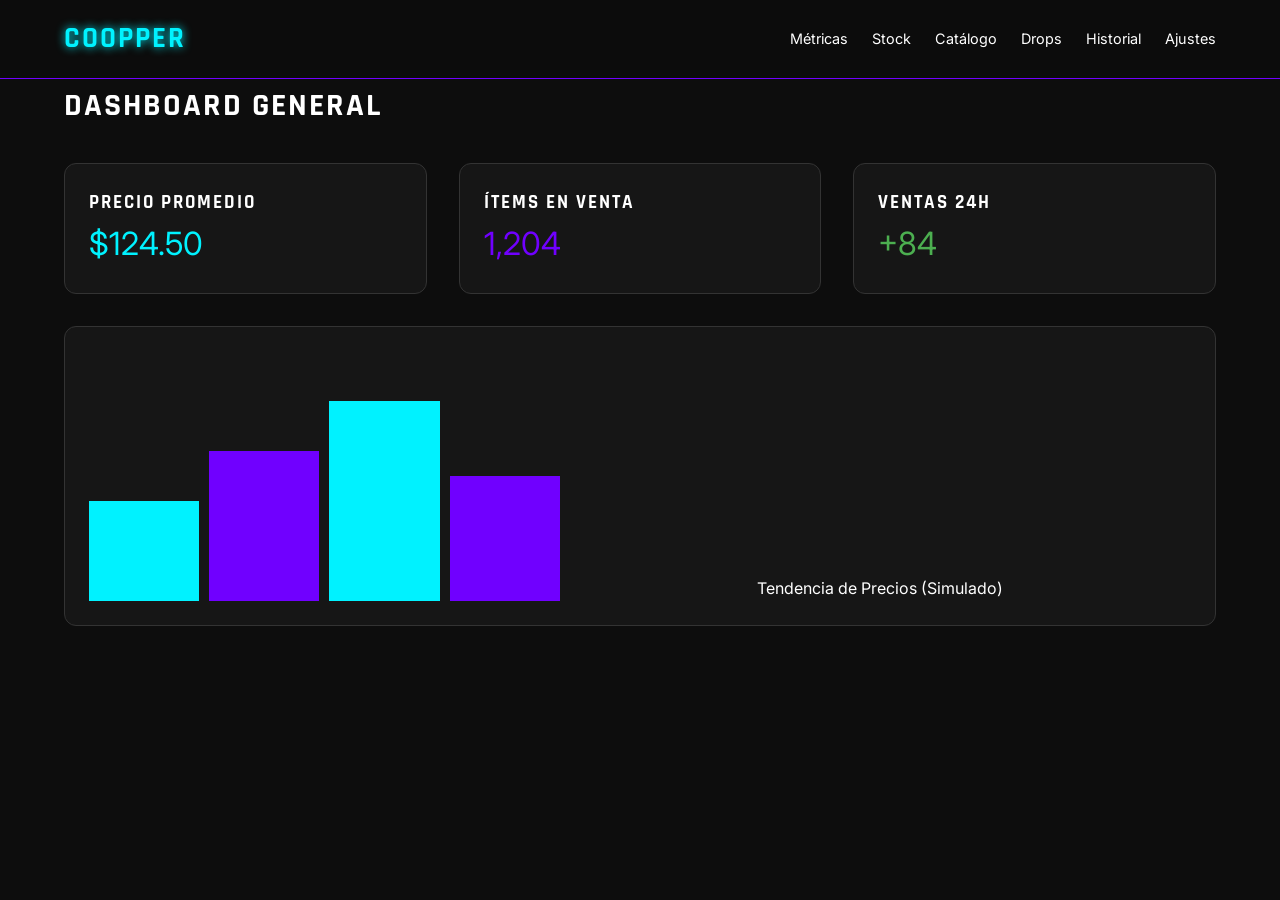
<file: index.html>
<!DOCTYPE html>
<html lang="es">
<head>
    <link rel="stylesheet" href="styles.css">
    <title>Dashboard - Coopper</title>
</head>
<body>
    <nav class="navbar">
        <a href="index.html" class="nav-logo">COOPPER</a>
        <ul class="nav-links">
            <li><a href="index.html">Métricas</a></li>
            <li><a href="stock.html">Stock</a></li>
            <li><a href="catalog.html">Catálogo</a></li>
            <li><a href="calendar.html">Drops</a></li>
            <li><a href="history.html">Historial</a></li>
            <li><a href="profile.html">Ajustes</a></li>
        </ul>
    </nav>

    <main class="container">
        <h1>Dashboard General</h1>
        <div class="grid-3" style="margin-top: 2rem;">
            <div class="card"><h3>Precio Promedio</h3><p style="font-size: 2rem; color: var(--accent-cyan);">$124.50</p></div>
            <div class="card"><h3>Ítems en Venta</h3><p style="font-size: 2rem; color: var(--accent-purple);">1,204</p></div>
            <div class="card"><h3>Ventas 24h</h3><p style="font-size: 2rem; color: #4caf50;">+84</p></div>
        </div>

        <div class="card" style="margin-top: 2rem; height: 300px; display: flex; align-items: flex-end; gap: 10px;">
            <!-- Placeholder Gráfico -->
            <div style="background: var(--accent-cyan); width: 10%; height: 40%;"></div>
            <div style="background: var(--accent-purple); width: 10%; height: 60%;"></div>
            <div style="background: var(--accent-cyan); width: 10%; height: 80%;"></div>
            <div style="background: var(--accent-purple); width: 10%; height: 50%;"></div>
            <div style="flex-grow: 1; text-align: center;">Tendencia de Precios (Simulado)</div>
        </div>
    </main>
</body>
</html>
</file>
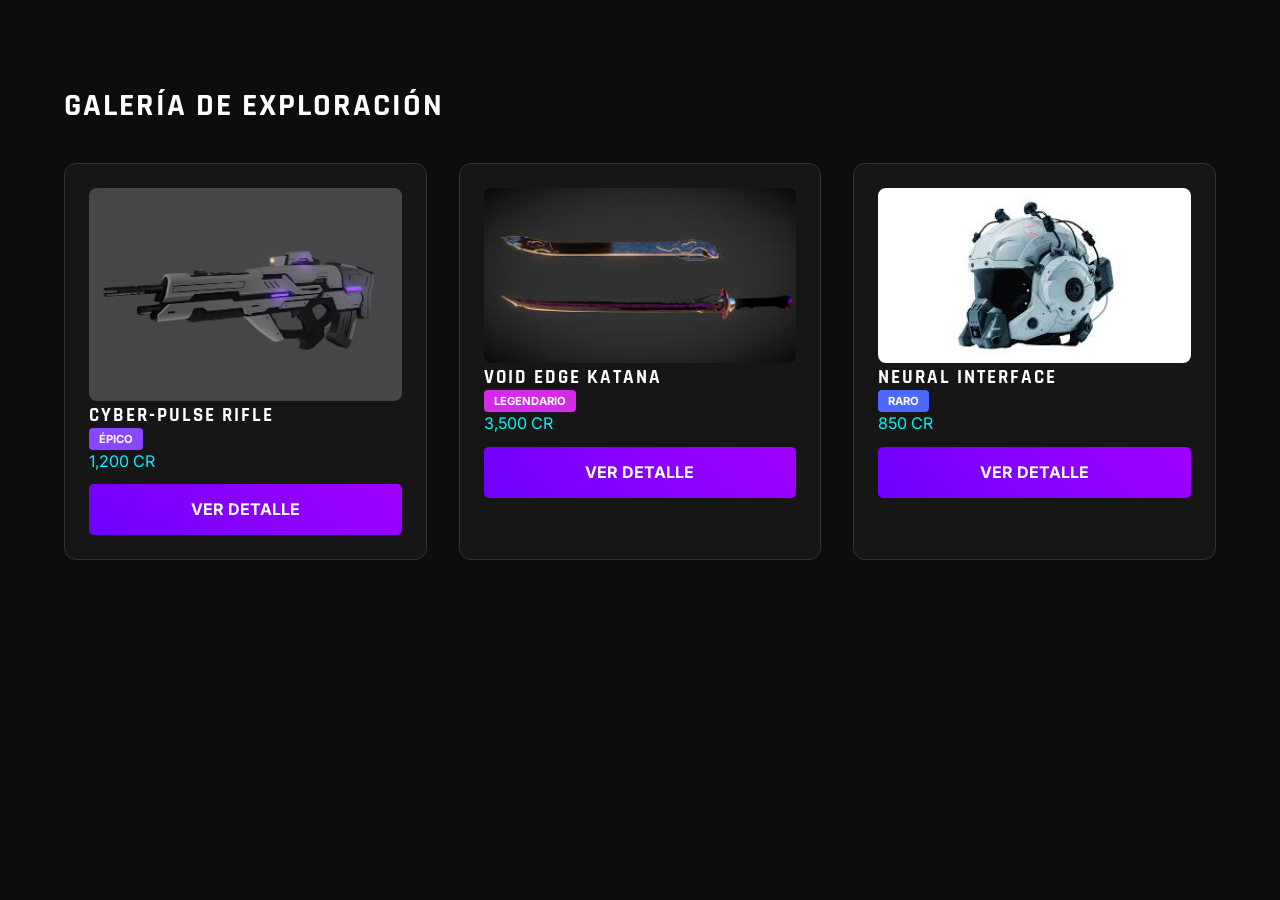
<file: catalog.html>
<html lang="es">
<head>
    <meta charset="UTF-8">
    <title>Detalle de Ítem - Coopper</title>
    <link rel="stylesheet" href="styles.css">
</head>
<main class="container">
    <h1>Galería de Exploración</h1>
    <div class="grid-3" style="margin-top: 2rem;">
        
        <!-- Item 1 -->
        <div class="card">
            <img src="pulserife.png" style="width:100%; border-radius:8px;">
            <h3>Cyber-Pulse Rifle</h3>
            <span class="badge epic">Épico</span>
            <p style="color: var(--accent-cyan);">1,200 CR</p>
            <!-- Link con ID 1 -->
            <a href="detail.html?id=1" class="btn" style="display:block; text-align:center; text-decoration:none; margin-top:10px;">Ver Detalle</a>
        </div>

        <!-- Item 2 -->
        <div class="card">
            <img src="katana.png" style="width:100%; border-radius:8px;">
            <h3>Void Edge Katana</h3>
            <span class="badge legendary">Legendario</span>
            <p style="color: var(--accent-cyan);">3,500 CR</p>
            <!-- Link con ID 2 -->
            <a href="detail.html?id=2" class="btn" style="display:block; text-align:center; text-decoration:none; margin-top:10px;">Ver Detalle</a>
        </div>

        <!-- Item 3 -->
        <div class="card">
            <img src="casco.png" style="width:100%; border-radius:8px;">
            <h3>Neural Interface</h3>
            <span class="badge rare">Raro</span>
            <p style="color: var(--accent-cyan);">850 CR</p>
            <!-- Link con ID 3 -->
            <a href="detail.html?id=3" class="btn" style="display:block; text-align:center; text-decoration:none; margin-top:10px;">Ver Detalle</a>
        </div>

    </div>
</main>
</file>
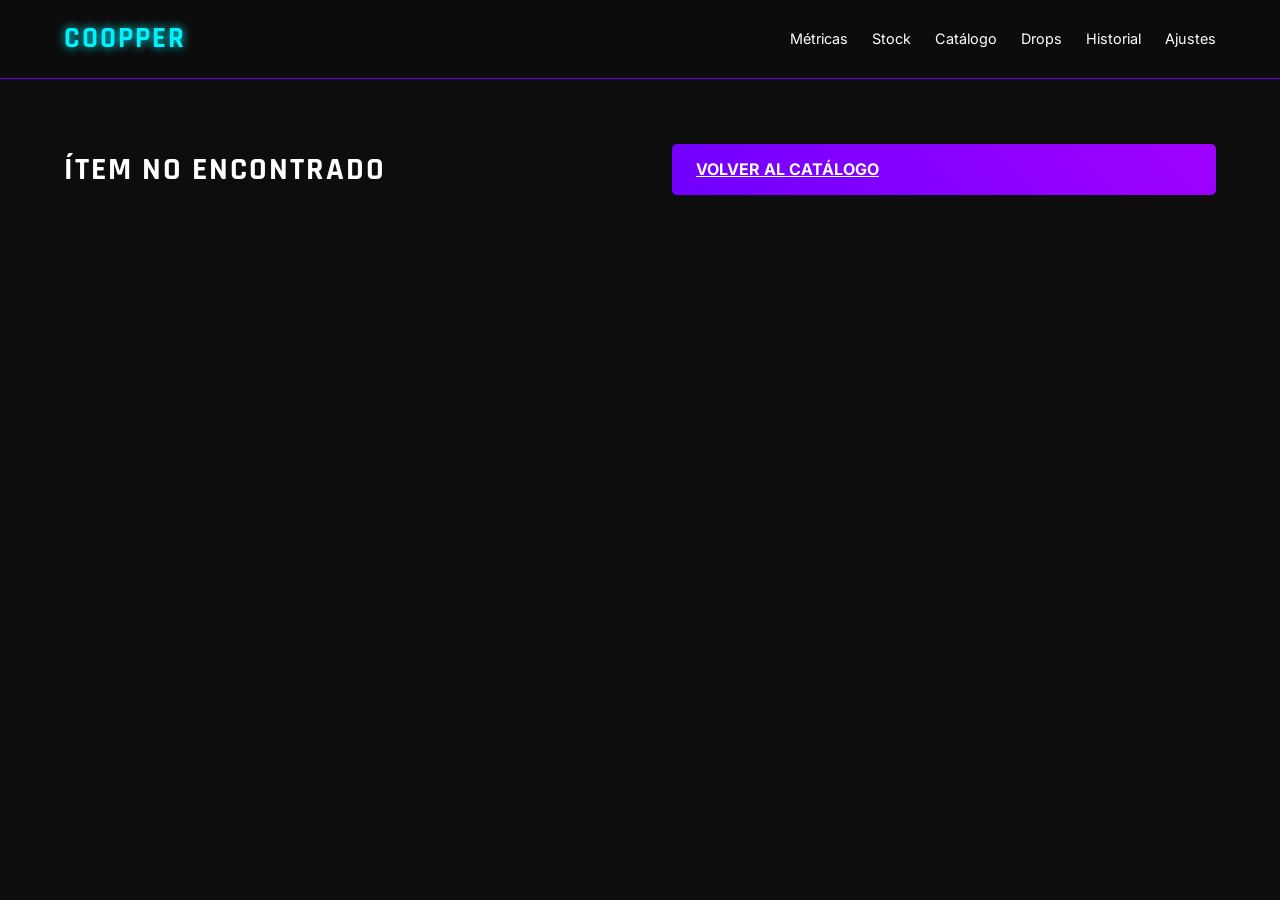
<file: detail.html>
<!DOCTYPE html>
<html lang="es">
<head>
    <meta charset="UTF-8">
    <title>Detalle de Ítem - Coopper</title>
    <link rel="stylesheet" href="styles.css">
</head>
<body>
    <nav class="navbar">
        <a href="index.html" class="nav-logo">COOPPER</a>
        <ul class="nav-links">
            <li><a href="index.html">Métricas</a></li>
            <li><a href="stock.html">Stock</a></li>
            <li><a href="catalog.html">Catálogo</a></li>
            <li><a href="calendar.html">Drops</a></li>
            <li><a href="history.html">Historial</a></li>
            <li><a href="profile.html">Ajustes</a></li>
        </ul>
    </nav>

    <main class="container" id="item-content" style="display: grid; grid-template-columns: 1fr 1fr; gap: 4rem; margin-top: 4rem; align-items: center;">
        <!-- Contenido Dinámico -->
        <div style="position: relative;">
            <img id="item-img" src="" style="width: 100%; border-radius: 20px; border: 1px solid var(--accent-purple); box-shadow: 0 0 30px rgba(112, 0, 255, 0.3);">
        </div>

        <div>
            <span id="item-badge" class="badge">Rareza</span>
            <h1 id="item-name" style="font-size: 3.5rem; margin: 1rem 0; color: var(--accent-cyan);">Nombre del Ítem</h1>
            <p id="item-desc" style="color: var(--text-dim); font-size: 1.1rem; margin-bottom: 2rem;">Descripción del ítem...</p>
            
            <div class="card" style="margin-bottom: 2rem;">
                <h2 id="item-price" style="font-size: 2.5rem;">0 CR</h2>
            </div>

            <div style="display: flex; gap: 1rem;">
                <button class="btn" style="flex: 2;">Comprar Ahora</button>
                <button class="btn btn-outline" style="flex: 1;">Favorito</button>
            </div>
        </div>
    </main>

    <script>
        // BASE DE DATOS DE LOS OBJETOS
        const items = {
            "1": {
                name: "Cyber-Pulse Rifle",
                badge: "Épico",
                badgeClass: "epic",
                desc: "Rifle de asalto automático con balas de energía cian. Ideal para combates a media distancia en entornos urbanos.",
                price: "1,200 CR",
                img: "pulserife.png"
            },
            "2": {
                name: "Void Edge Katana",
                badge: "Legendario",
                badgeClass: "legendary",
                desc: "Una hoja que corta el espacio-tiempo. Los enemigos no verán venir el golpe gracias a su recubrimiento de antimateria.",
                price: "3,500 CR",
                img: "katana.png"
            },
            "3": {
                name: "Neural Interface",
                badge: "Raro",
                badgeClass: "rare",
                desc: "Aumenta la velocidad de reacción del usuario en un 15%. Compatible con la mayoría de los sistemas operativos neurales.",
                price: "850 CR",
                img: "casco.png"
            }
        };

        // LÓGICA PARA LEER LA URL
        const urlParams = new URLSearchParams(window.location.search);
        const itemId = urlParams.get('id');

        if (items[itemId]) {
            const data = items[itemId];
            document.getElementById('item-name').innerText = data.name;
            document.getElementById('item-desc').innerText = data.desc;
            document.getElementById('item-price').innerText = data.price;
            document.getElementById('item-img').src = data.img;
            document.getElementById('item-badge').innerText = data.badge;
            document.getElementById('item-badge').className = 'badge ' + data.badgeClass;
            document.title = data.name + " - Coopper";
        } else {
            document.getElementById('item-content').innerHTML = "<h1>Ítem no encontrado</h1><a href='catalog.html' class='btn'>Volver al catálogo</a>";
        }
    </script>
</body>
</html>
</file>
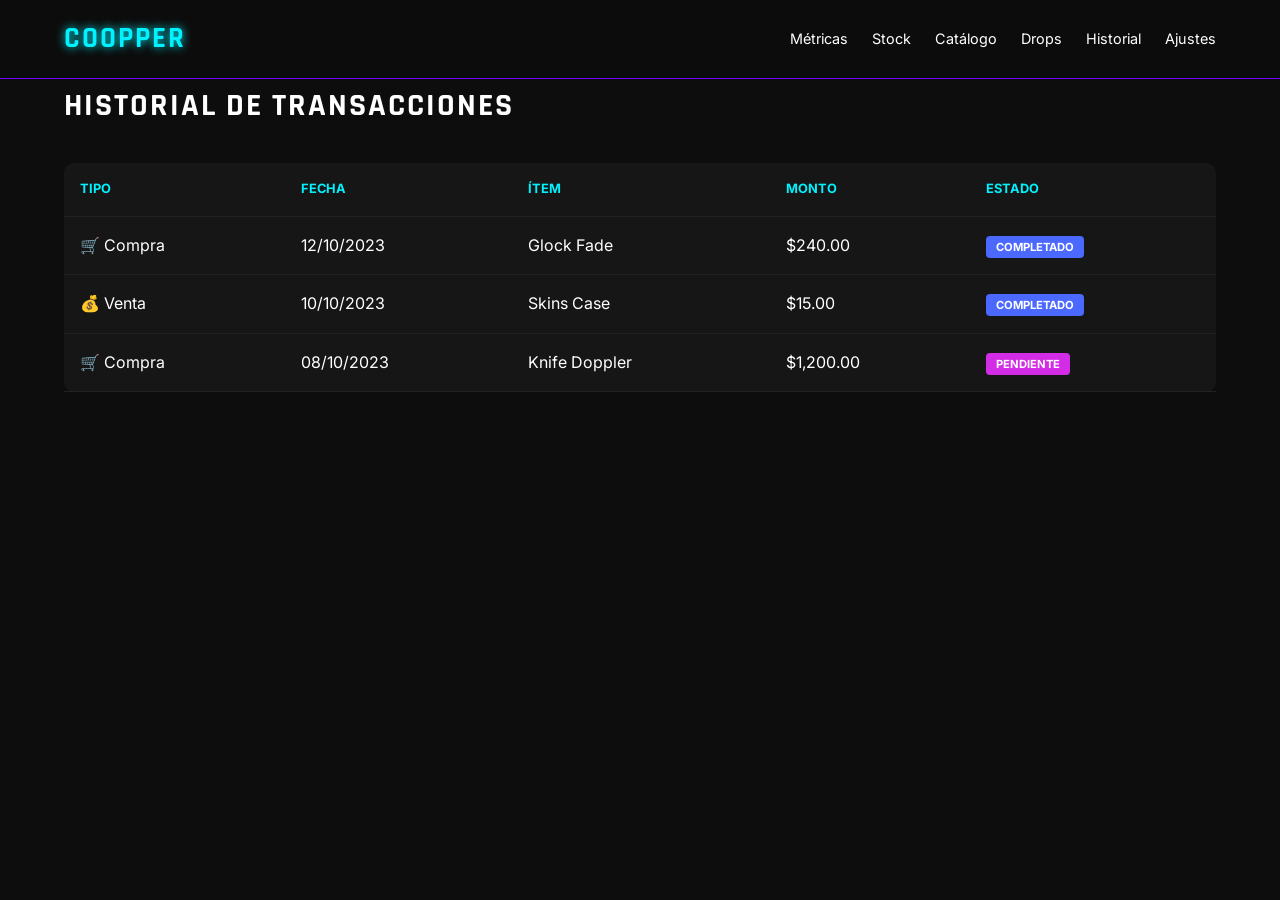
<file: history.html>
<!DOCTYPE html>
<html lang="es">
<head>
    <meta charset="UTF-8">
    <title>Historial - Coopper</title>
    <link rel="stylesheet" href="styles.css">
</head>
<body>
    <nav class="navbar">
        <a href="index.html" class="nav-logo">COOPPER</a>
        <ul class="nav-links">
            <li><a href="index.html">Métricas</a></li>
            <li><a href="stock.html">Stock</a></li>
            <li><a href="catalog.html">Catálogo</a></li>
            <li><a href="calendar.html">Drops</a></li>
            <li><a href="history.html">Historial</a></li>
            <li><a href="profile.html">Ajustes</a></li>
        </ul>
    </nav>

    <main class="container">
        <h1>Historial de Transacciones</h1>
        <div class="table-container">
            <table>
                <thead>
                    <tr>
                        <th>Tipo</th>
                        <th>Fecha</th>
                        <th>Ítem</th>
                        <th>Monto</th>
                        <th>Estado</th>
                    </tr>
                </thead>
                <tbody>
                    <tr><td>🛒 Compra</td><td>12/10/2023</td><td>Glock Fade</td><td>$240.00</td><td><span class="badge rare">Completado</span></td></tr>
                    <tr><td>💰 Venta</td><td>10/10/2023</td><td>Skins Case</td><td>$15.00</td><td><span class="badge rare">Completado</span></td></tr>
                    <tr><td>🛒 Compra</td><td>08/10/2023</td><td>Knife Doppler</td><td>$1,200.00</td><td><span class="badge legendary">Pendiente</span></td></tr>
                </tbody>
            </table>
        </div>
    </main>
</body>
</html>
</file>
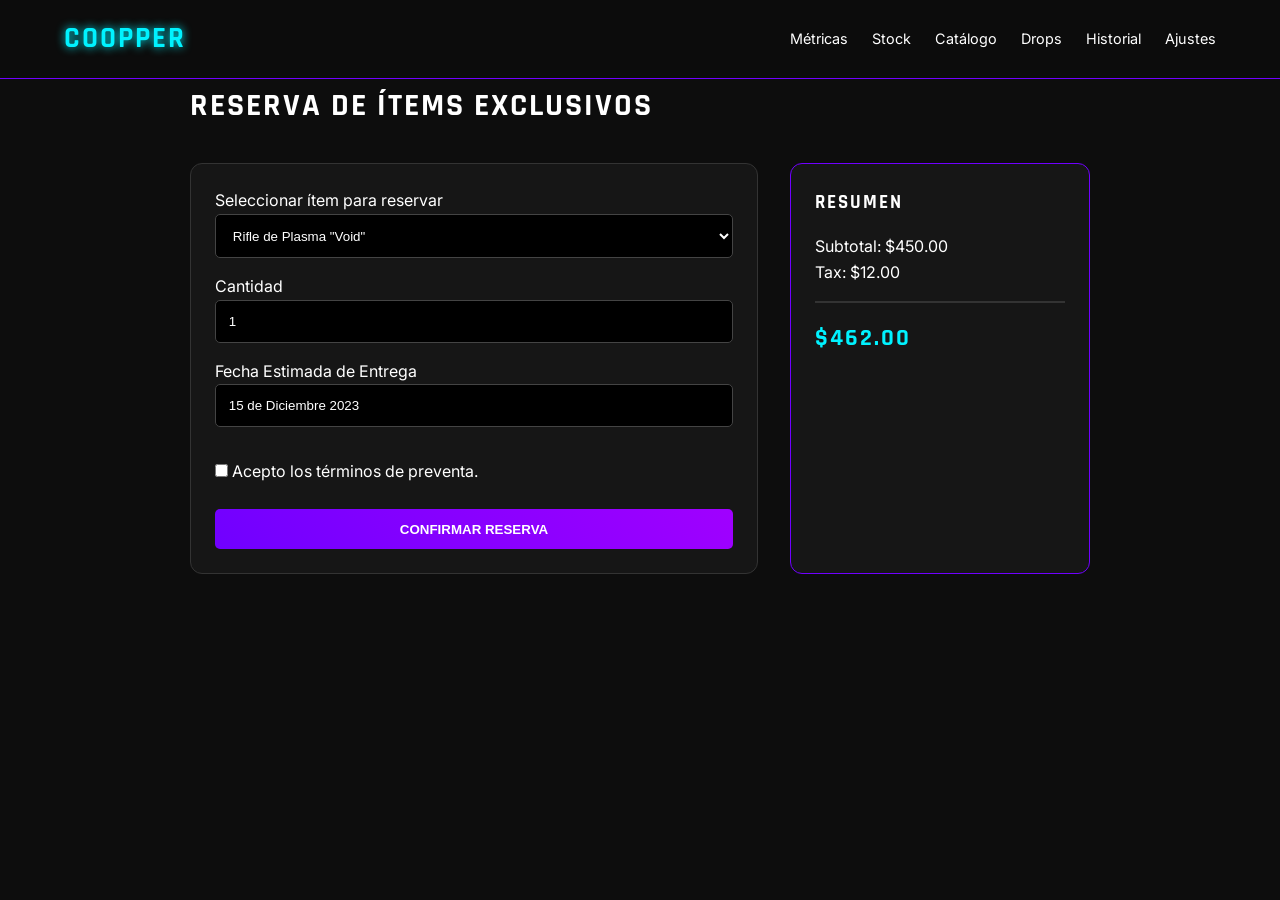
<file: preorder.html>
<!DOCTYPE html>
<html lang="es">
<head>
    <meta charset="UTF-8">
    <title>Reserva - Coopper</title>
    <link rel="stylesheet" href="styles.css">
</head>
<body>
    <nav class="navbar">
        <a href="index.html" class="nav-logo">COOPPER</a>
        <ul class="nav-links">
            <li><a href="index.html">Métricas</a></li>
            <li><a href="stock.html">Stock</a></li>
            <li><a href="catalog.html">Catálogo</a></li>
            <li><a href="calendar.html">Drops</a></li>
            <li><a href="history.html">Historial</a></li>
            <li><a href="profile.html">Ajustes</a></li>
        </ul>
    </nav>

    <main class="container" style="max-width: 900px;">
        <h1>Reserva de Ítems Exclusivos</h1>
        <div style="display: grid; grid-template-columns: 1fr 300px; gap: 2rem; margin-top: 2rem;">
            <div class="card">
                <form>
                    <label>Seleccionar ítem para reservar</label>
                    <select><option>Rifle de Plasma "Void"</option></select>
                    <label>Cantidad</label>
                    <input type="number" min="1" max="5" value="1">
                    <label>Fecha Estimada de Entrega</label>
                    <input type="text" value="15 de Diciembre 2023" disabled>
                    <div style="margin: 1rem 0;">
                        <input type="checkbox" style="width: auto;"> Acepto los términos de preventa.
                    </div>
                    <button class="btn" style="width: 100%;">Confirmar Reserva</button>
                </form>
            </div>
            <div class="card" style="border-color: var(--accent-purple);">
                <h3>Resumen</h3>
                <p style="margin-top: 1rem;">Subtotal: $450.00</p>
                <p>Tax: $12.00</p>
                <hr style="margin: 1rem 0; border: 0.1px solid #333;">
                <h2 style="color: var(--accent-cyan);">$462.00</h2>
            </div>
        </div>
    </main>
</body>
</html>
</file>
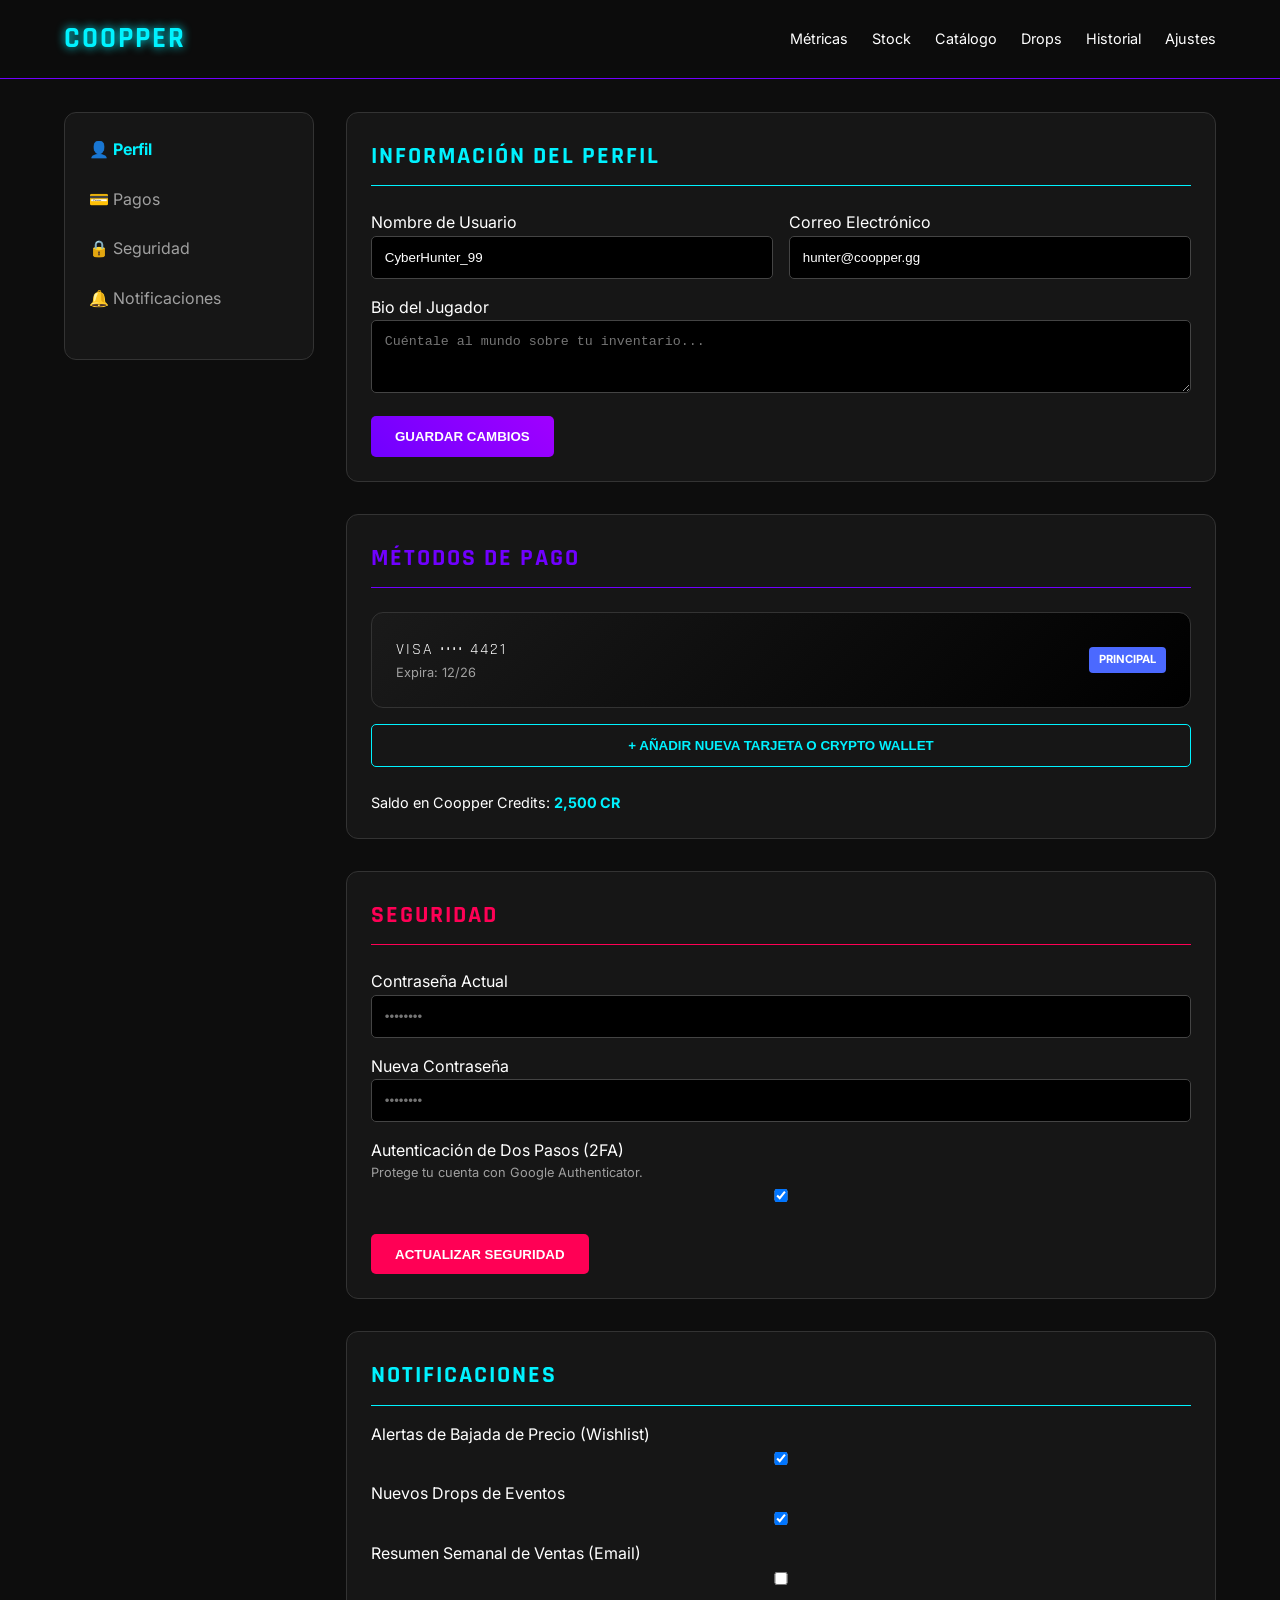
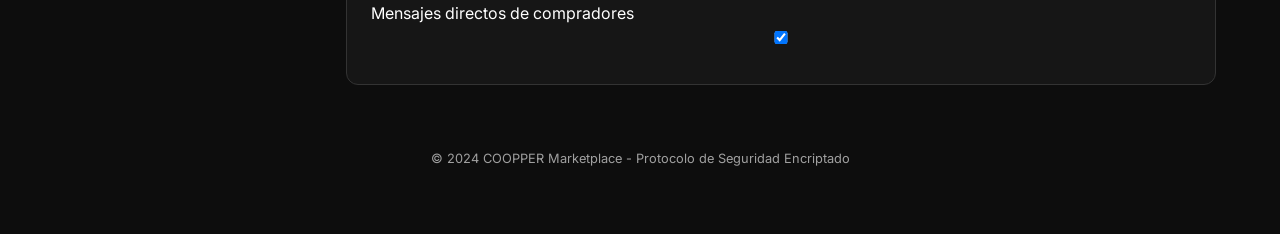
<file: profile.html>
<!DOCTYPE html>
<html lang="es">
<head>
    <meta charset="UTF-8">
    <meta name="viewport" content="width=device-width, initial-scale=1.0">
    <title>Configuración - Coopper</title>
    <link rel="stylesheet" href="styles.css">
</head>
<body>
    <nav class="navbar">
        <a href="index.html" class="nav-logo">COOPPER</a>
        <ul class="nav-links">
            <li><a href="index.html">Métricas</a></li>
            <li><a href="stock.html">Stock</a></li>
            <li><a href="catalog.html">Catálogo</a></li>
            <li><a href="calendar.html">Drops</a></li>
            <li><a href="history.html">Historial</a></li>
            <li><a href="profile.html">Ajustes</a></li>
        </ul>
    </nav>

    <main class="container" style="display: grid; grid-template-columns: 250px 1fr; gap: 2rem; margin-top: 2rem;">
        
        
        <aside>
            <div class="card" style="position: sticky; top: 100px;">
                <ul style="list-style: none; padding: 0;">
                    <li style="margin-bottom: 1.5rem;"><a href="#perfil" style="color: var(--accent-cyan); text-decoration: none; font-weight: bold;">👤 Perfil</a></li>
                    <li style="margin-bottom: 1.5rem;"><a href="#pagos" style="color: var(--text-dim); text-decoration: none;">💳 Pagos</a></li>
                    <li style="margin-bottom: 1.5rem;"><a href="#seguridad" style="color: var(--text-dim); text-decoration: none;">🔒 Seguridad</a></li>
                    <li style="margin-bottom: 1.5rem;"><a href="#notificaciones" style="color: var(--text-dim); text-decoration: none;">🔔 Notificaciones</a></li>
                </ul>
            </div>
        </aside>

        
        <div style="display: flex; flex-direction: column; gap: 2rem;">
            
            
            <section id="perfil" class="card">
                <h2 style="color: var(--accent-cyan); border-bottom: 1px solid var(--accent-cyan); padding-bottom: 10px;">Información del Perfil</h2>
                <form style="margin-top: 1.5rem;">
                    <div style="display: grid; grid-template-columns: 1fr 1fr; gap: 1rem;">
                        <div>
                            <label>Nombre de Usuario</label>
                            <input type="text" value="CyberHunter_99">
                        </div>
                        <div>
                            <label>Correo Electrónico</label>
                            <input type="email" value="hunter@coopper.gg">
                        </div>
                    </div>
                    <label>Bio del Jugador</label>
                    <textarea rows="3" placeholder="Cuéntale al mundo sobre tu inventario..."></textarea>
                    <button class="btn">Guardar Cambios</button>
                </form>
            </section>

            
            <section id="pagos" class="card">
                <h2 style="color: var(--accent-purple); border-bottom: 1px solid var(--accent-purple); padding-bottom: 10px;">Métodos de Pago</h2>
                <div style="margin-top: 1.5rem;">
                    <div class="card" style="background: linear-gradient(135deg, #1a1a1a, #000); border: 1px solid #333; margin-bottom: 1rem; display: flex; justify-content: space-between; align-items: center;">
                        <div>
                            <p style="font-family: 'Rajdhani'; letter-spacing: 2px;">VISA •••• 4421</p>
                            <p style="font-size: 0.8rem; color: var(--text-dim);">Expira: 12/26</p>
                        </div>
                        <span class="badge rare">Principal</span>
                    </div>
                    <button class="btn btn-outline" style="width: 100%;">+ Añadir nueva tarjeta o Crypto Wallet</button>
                    <div style="margin-top: 1.5rem;">
                        <p style="font-size: 0.9rem;">Saldo en Coopper Credits: <strong style="color: var(--accent-cyan);">2,500 CR</strong></p>
                    </div>
                </div>
            </section>

            
            <section id="seguridad" class="card">
                <h2 style="color: #ff0055; border-bottom: 1px solid #ff0055; padding-bottom: 10px;">Seguridad</h2>
                <form style="margin-top: 1.5rem;">
                    <label>Contraseña Actual</label>
                    <input type="password" placeholder="••••••••">
                    <label>Nueva Contraseña</label>
                    <input type="password" placeholder="••••••••">
                    
                    <div class="setting-row">
                        <div>
                            <p>Autenticación de Dos Pasos (2FA)</p>
                            <p style="font-size: 0.8rem; color: var(--text-dim);">Protege tu cuenta con Google Authenticator.</p>
                        </div>
                        <label class="switch">
                            <input type="checkbox" checked>
                            <span class="slider"></span>
                        </label>
                    </div>
                    <button class="btn" style="margin-top: 1rem; background: #ff0055;">Actualizar Seguridad</button>
                </form>
            </section>

            
            <section id="notificaciones" class="card">
                <h2 style="color: var(--accent-cyan); border-bottom: 1px solid var(--accent-cyan); padding-bottom: 10px;">Notificaciones</h2>
                <div style="margin-top: 1rem;">
                    <div class="setting-row">
                        <p>Alertas de Bajada de Precio (Wishlist)</p>
                        <label class="switch">
                            <input type="checkbox" checked>
                            <span class="slider"></span>
                        </label>
                    </div>
                    <div class="setting-row">
                        <p>Nuevos Drops de Eventos</p>
                        <label class="switch">
                            <input type="checkbox" checked>
                            <span class="slider"></span>
                        </label>
                    </div>
                    <div class="setting-row">
                        <p>Resumen Semanal de Ventas (Email)</p>
                        <label class="switch">
                            <input type="checkbox">
                            <span class="slider"></span>
                        </label>
                    </div>
                    <div class="setting-row" style="border: none;">
                        <p>Mensajes directos de compradores</p>
                        <label class="switch">
                            <input type="checkbox" checked>
                            <span class="slider"></span>
                        </label>
                    </div>
                </div>
            </section>

        </div>
    </main>

    <footer style="text-align: center; padding: 4rem; color: var(--text-dim); font-size: 0.8rem;">
        &copy; 2024 COOPPER Marketplace - Protocolo de Seguridad Encriptado
    </footer>

</body>
</html>
</file>
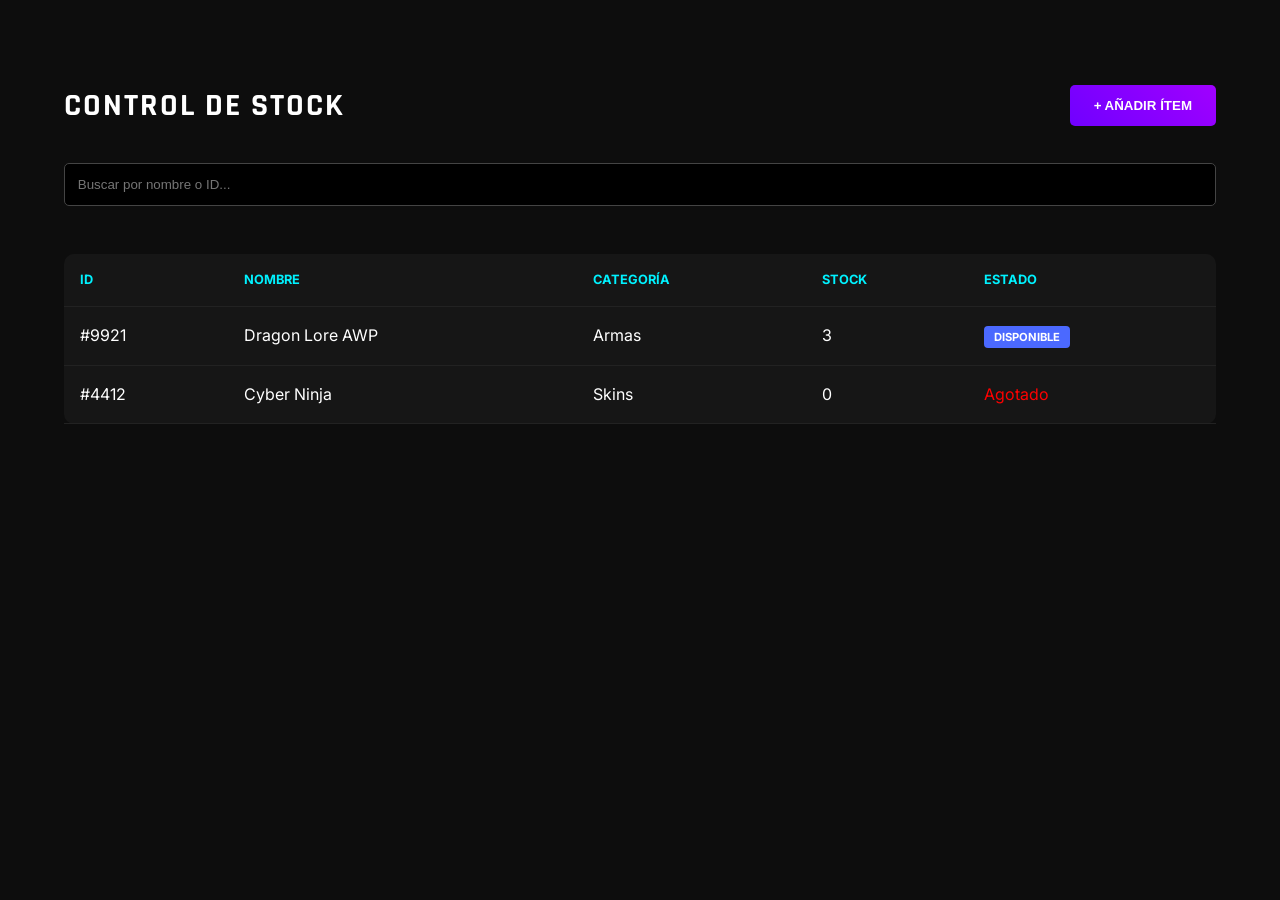
<file: stock.html>
<!DOCTYPE html>
<html lang="es">
<head>
    <link rel="stylesheet" href="styles.css">
    <title>Inventario - Coopper</title>
</head>
<body>
    <!-- Nav igual a index.html -->
    <main class="container">
        <div style="display: flex; justify-content: space-between; align-items: center; margin-bottom: 2rem;">
            <h1>Control de Stock</h1>
            <button class="btn">+ Añadir Ítem</button>
        </div>
        <input type="text" placeholder="Buscar por nombre o ID...">
        <div class="table-container">
            <table>
                <thead>
                    <tr>
                        <th>ID</th><th>Nombre</th><th>Categoría</th><th>Stock</th><th>Estado</th>
                    </tr>
                </thead>
                <tbody>
                    <tr><td>#9921</td><td>Dragon Lore AWP</td><td>Armas</td><td>3</td><td><span class="badge rare">Disponible</span></td></tr>
                    <tr><td>#4412</td><td>Cyber Ninja</td><td>Skins</td><td>0</td><td><span style="color: red;">Agotado</span></td></tr>
                </tbody>
            </table>
        </div>
    </main>
</body>
</html>
</file>
<file: styles.css>
/* styles.css - El Cerebro Visual de Coopper */
@import url('https://fonts.googleapis.com/css2?family=Inter:wght@300;400;700&family=Rajdhani:wght@500;600;700&display=swap');

:root {
    --bg-deep: #0d0d0d;
    --bg-card: #161616;
    --accent-cyan: #00f2ff;
    --accent-purple: #7000ff;
    --text-main: #ffffff;
    --text-dim: #a0a0a0;
    --border-glow: rgba(0, 242, 255, 0.3);
    
    /* Rarezas */
    --common: #b5b5b5;
    --rare: #4b69ff;
    --epic: #8847ff;
    --legendary: #d32ce6;
}

* {
    margin: 0;
    padding: 0;
    box-sizing: border-box;
}

body {
    background-color: var(--bg-deep);
    color: var(--text-main);
    font-family: 'Inter', sans-serif;
    line-height: 1.6;
    padding-top: 80px; /* Para el navbar fijo */
}

h1, h2, h3, .nav-logo {
    font-family: 'Rajdhani', sans-serif;
    text-transform: uppercase;
    letter-spacing: 2px;
}

/* NAVBAR */
.navbar {
    position: fixed;
    top: 0;
    width: 100%;
    background: rgba(13, 13, 13, 0.95);
    border-bottom: 1px solid var(--accent-purple);
    display: flex;
    justify-content: space-between;
    align-items: center;
    padding: 1rem 5%;
    z-index: 1000;
    backdrop-filter: blur(10px);
}

.nav-logo {
    font-size: 1.8rem;
    font-weight: 700;
    color: var(--accent-cyan);
    text-shadow: 0 0 10px var(--accent-cyan);
    text-decoration: none;
}

.nav-links {
    display: flex;
    gap: 1.5rem;
    list-style: none;
}

.nav-links a {
    color: var(--text-main);
    text-decoration: none;
    font-size: 0.9rem;
    transition: 0.3s;
}

.nav-links a:hover {
    color: var(--accent-cyan);
    text-shadow: 0 0 8px var(--accent-cyan);
}

/* CARDS */
.card {
    background: var(--bg-card);
    border: 1px solid #333;
    border-radius: 12px;
    padding: 1.5rem;
    transition: 0.3s ease;
    position: relative;
    overflow: hidden;
}

.card:hover {
    border-color: var(--accent-cyan);
    box-shadow: 0 0 20px rgba(0, 242, 255, 0.15);
    transform: translateY(-5px);
}

/* BOTONES */
.btn {
    background: linear-gradient(45deg, var(--accent-purple), #a000ff);
    color: white;
    border: none;
    padding: 0.8rem 1.5rem;
    border-radius: 5px;
    cursor: pointer;
    font-weight: bold;
    text-transform: uppercase;
    transition: 0.3s;
}

.btn:hover {
    box-shadow: 0 0 15px var(--accent-purple);
    filter: brightness(1.2);
}

.btn-outline {
    background: transparent;
    border: 1px solid var(--accent-cyan);
    color: var(--accent-cyan);
}

.btn-outline:hover {
    background: var(--accent-cyan);
    color: black;
    box-shadow: 0 0 15px var(--accent-cyan);
}

/* TABLAS */
.table-container {
    overflow-x: auto;
    margin-top: 2rem;
}

table {
    width: 100%;
    border-collapse: collapse;
    background: var(--bg-card);
    border-radius: 10px;
}

th, td {
    padding: 1rem;
    text-align: left;
    border-bottom: 1px solid #222;
}

th {
    color: var(--accent-cyan);
    text-transform: uppercase;
    font-size: 0.8rem;
}

/* FORMULARIOS */
input, select, textarea {
    background: #000;
    border: 1px solid #444;
    color: white;
    padding: 0.8rem;
    border-radius: 5px;
    width: 100%;
    margin-bottom: 1rem;
}

input:focus {
    outline: none;
    border-color: var(--accent-cyan);
    box-shadow: 0 0 10px var(--border-glow);
}

/* BADGES DE RAREZA */
.badge {
    padding: 4px 10px;
    border-radius: 4px;
    font-size: 0.7rem;
    font-weight: bold;
    text-transform: uppercase;
}
.common { background: var(--common); color: black; }
.rare { background: var(--rare); }
.epic { background: var(--epic); }
.legendary { background: var(--legendary); animation: pulse 2s infinite; }

@keyframes pulse {
    0% { box-shadow: 0 0 0 0px rgba(211, 44, 230, 0.4); }
    70% { box-shadow: 0 0 0 10px rgba(211, 44, 230, 0); }
    100% { box-shadow: 0 0 0 0px rgba(211, 44, 230, 0); }
}

/* GRID LAYOUTS */
.container { width: 90%; max-width: 1200px; margin: 0 auto; }
.grid-3 { display: grid; grid-template-columns: repeat(auto-fit, minmax(300px, 1fr)); gap: 2rem; }
</file>
